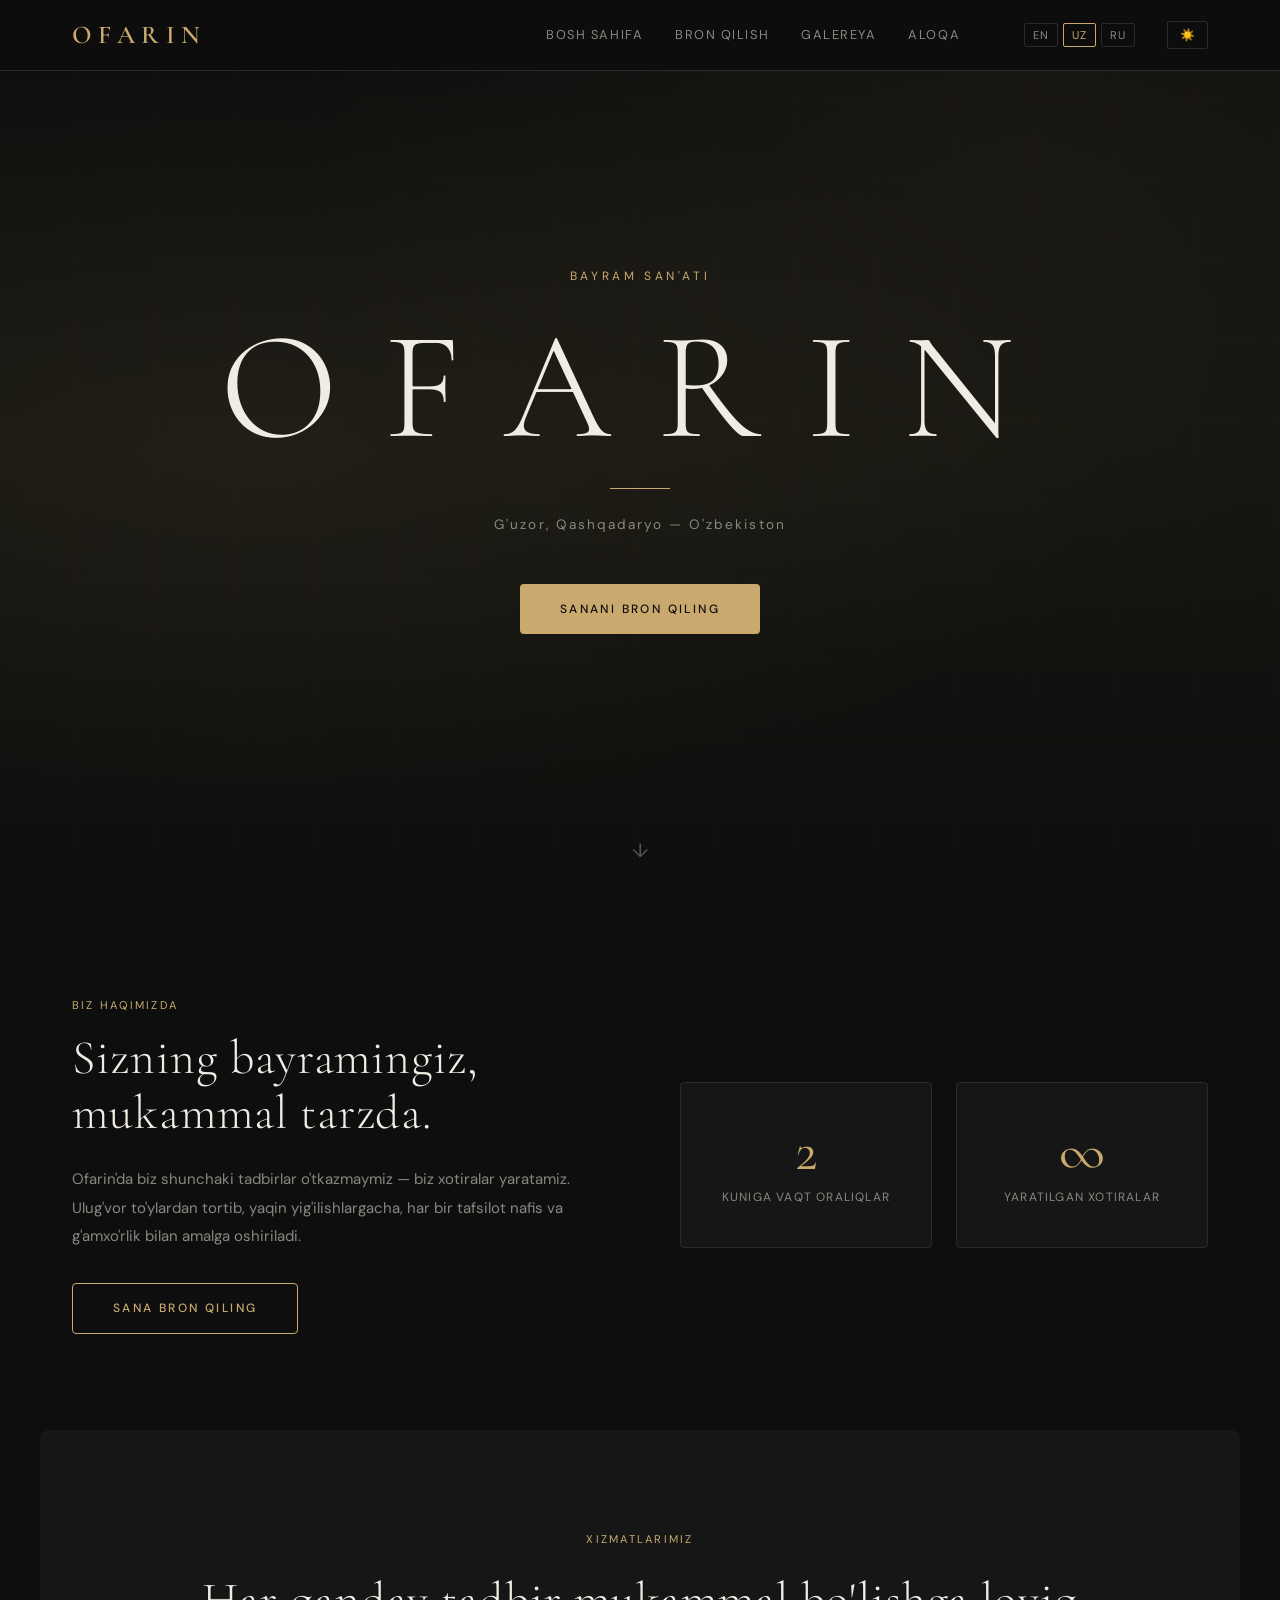
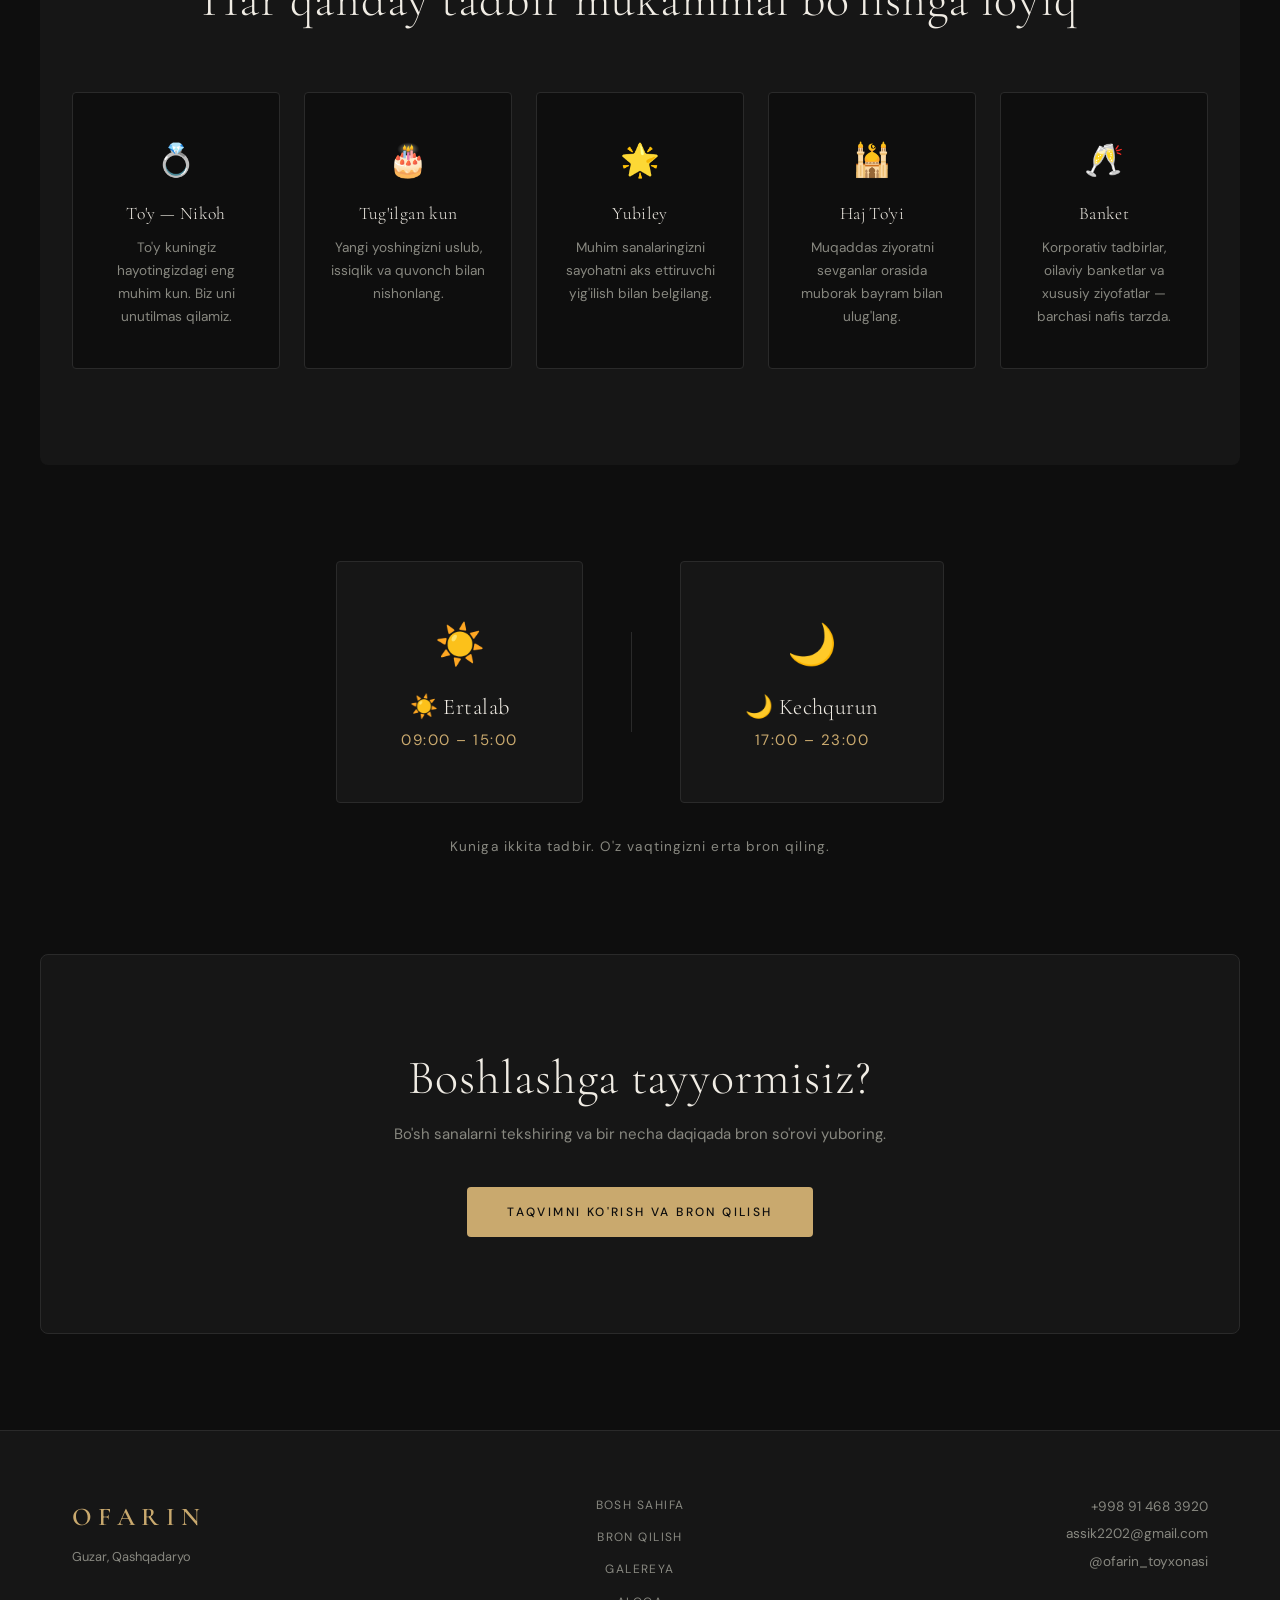
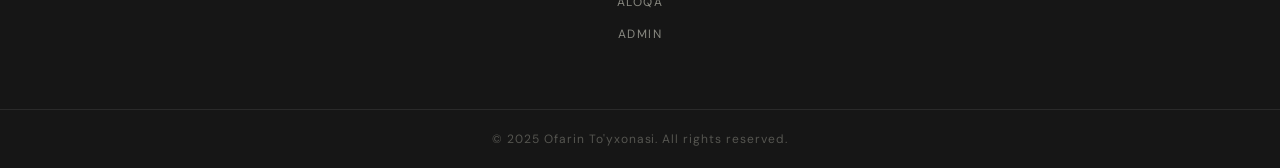
<file: index.html>
<!DOCTYPE html>
<html lang="en">
<head>
  <meta charset="UTF-8" />
  <meta name="viewport" content="width=device-width, initial-scale=1.0"/>
  <title>Ofarin — To'yxona</title>
  <link rel="stylesheet" href="style.css" />
  <link href="https://fonts.googleapis.com/css2?family=Cormorant+Garamond:ital,wght@0,300;0,400;0,600;1,300;1,400&family=DM+Sans:wght@300;400;500&display=swap" rel="stylesheet"/>
</head>
<body>

<!-- NAV -->
<nav id="navbar">
  <div class="nav-inner">
    <a href="index.html" class="logo">OFARIN</a>
    <div class="nav-links">
      <a href="index.html" data-i18n="nav_home">Home</a>
      <a href="booking.html" data-i18n="nav_booking">Booking</a>
      <a href="gallery.html" data-i18n="nav_gallery">Gallery</a>
      <a href="contact.html" data-i18n="nav_contact">Contact</a>
    </div>
    <div class="lang-switcher">
      <button onclick="setLang('en')" id="lang-en">EN</button>
      <button onclick="setLang('uz')" id="lang-uz">UZ</button>
      <button onclick="setLang('ru')" id="lang-ru">RU</button>
    </div>
    <button id="themeToggle" class="theme-toggle" onclick="toggleTheme()">🌙</button>
    <button class="burger" onclick="toggleMenu()">&#9776;</button>
  </div>
  <div class="mobile-menu" id="mobileMenu">
    <a href="index.html" data-i18n="nav_home">Home</a>
    <a href="booking.html" data-i18n="nav_booking">Booking</a>
    <a href="gallery.html" data-i18n="nav_gallery">Gallery</a>
    <a href="contact.html" data-i18n="nav_contact">Contact</a>
    <div class="lang-switcher mt">
      <button onclick="setLang('en')">EN</button>
      <button onclick="setLang('uz')">UZ</button>
      <button onclick="setLang('ru')">RU</button>
    </div>
    <button id="themeToggleMobile" class="theme-toggle mobile" onclick="toggleTheme()">🌙</button>
  </div>
</nav>

<!-- HERO -->
<section class="hero">
  <div class="hero-bg"></div>
  <div class="hero-content">
    <p class="hero-tagline" data-i18n="hero_tagline">The art of celebration</p>
    <h1 class="hero-title">OFARIN</h1>
    <p class="hero-sub" data-i18n="hero_sub">Guzar, Qashqadaryo — Uzbekistan</p>
    <a href="booking.html" class="btn-primary" data-i18n="hero_cta">Book Your Date</a>
  </div>
  <div class="hero-scroll">↓</div>
</section>

<!-- INTRO -->
<section class="section intro">
  <div class="intro-grid">
    <div class="intro-text">
      <span class="label" data-i18n="intro_label">Who We Are</span>
      <h2 data-i18n="intro_title">Your celebration,<br/>perfectly crafted.</h2>
      <p data-i18n="intro_desc">At Ofarin, we don't just host events — we create memories. From grand weddings to intimate gatherings, every detail is handled with elegance and care.</p>
      <a href="booking.html" class="btn-outline" data-i18n="intro_cta">Reserve a Date</a>
    </div>
    <div class="intro-visual">
      <div class="visual-box">
        <div class="visual-number">2</div>
        <p data-i18n="intro_slots">Time slots per day</p>
      </div>
      <div class="visual-box">
        <div class="visual-number">∞</div>
        <p data-i18n="intro_memories">Memories created</p>
      </div>
    </div>
  </div>
</section>

<!-- SERVICES -->
<section class="section services">
  <div class="section-header">
    <span class="label" data-i18n="services_label">What We Offer</span>
    <h2 data-i18n="services_title">Every Occasion Deserves Excellence</h2>
  </div>
  <div class="services-grid">
    <div class="service-card">
      <div class="service-icon">💍</div>
      <h3 data-i18n="s1_title">To'y — Wedding</h3>
      <p data-i18n="s1_desc">Your wedding day is the most important day of your life. We make it unforgettable.</p>
    </div>
    <div class="service-card">
      <div class="service-icon">🎂</div>
      <h3 data-i18n="s2_title">Tug'ilgan kun — Birthday</h3>
      <p data-i18n="s2_desc">Celebrate another year of life with style, warmth, and joy.</p>
    </div>
    <div class="service-card">
      <div class="service-icon">🌟</div>
      <h3 data-i18n="s3_title">Yubiley — Anniversary</h3>
      <p data-i18n="s3_desc">Mark your milestones with a gathering that reflects your journey.</p>
    </div>
    <div class="service-card">
      <div class="service-icon">🕌</div>
      <h3 data-i18n="s4_title">Haj To'yi</h3>
      <p data-i18n="s4_desc">Honor the sacred pilgrimage with a blessed celebration among loved ones.</p>
    </div>
    <div class="service-card">
      <div class="service-icon">🥂</div>
      <h3 data-i18n="s5_title">Banket — Banquet</h3>
      <p data-i18n="s5_desc">Corporate events, family banquets, and private parties — all handled with grace.</p>
    </div>
  </div>
</section>

<!-- TIME SLOTS -->
<section class="section slots-section">
  <div class="slots-inner">
    <div class="slot-card">
      <div class="slot-time">☀️</div>
      <h3 data-i18n="slot_morning">Morning Session</h3>
      <p data-i18n="slot_morning_time">09:00 – 15:00</p>
    </div>
    <div class="slot-divider"></div>
    <div class="slot-card">
      <div class="slot-time">🌙</div>
      <h3 data-i18n="slot_evening">Evening Session</h3>
      <p data-i18n="slot_evening_time">17:00 – 23:00</p>
    </div>
  </div>
  <p class="slots-note" data-i18n="slots_note">Two celebrations per day. Reserve your preferred time early.</p>
</section>

<!-- QUICK BOOKING CTA -->
<section class="section cta-section">
  <h2 data-i18n="cta_title">Ready to begin?</h2>
  <p data-i18n="cta_desc">Check available dates and submit your booking request in minutes.</p>
  <a href="booking.html" class="btn-primary" data-i18n="cta_btn">View Calendar & Book</a>
</section>

<!-- FOOTER -->
<footer>
  <div class="footer-inner">
    <div class="footer-brand">
      <span class="logo">OFARIN</span>
      <p>Guzar, Qashqadaryo</p>
    </div>
    <div class="footer-links">
      <a href="index.html" data-i18n="nav_home">Home</a>
      <a href="booking.html" data-i18n="nav_booking">Booking</a>
      <a href="gallery.html" data-i18n="nav_gallery">Gallery</a>
      <a href="contact.html" data-i18n="nav_contact">Contact</a>
      <a href="admin.html" data-i18n="nav_admin">Admin</a>
    </div>
    <div class="footer-contact">
      <p>+998 91 468 3920</p>
      <p>assik2202@gmail.com</p>
      <p>@ofarin_toyxonasi</p>
    </div>
  </div>
  <div class="footer-bottom">
    <p>© 2025 Ofarin To'yxonasi. All rights reserved.</p>
  </div>
</footer>

<script src="i18n.js"></script>
<script src="main.js"></script>
</body>
</html>
</file>
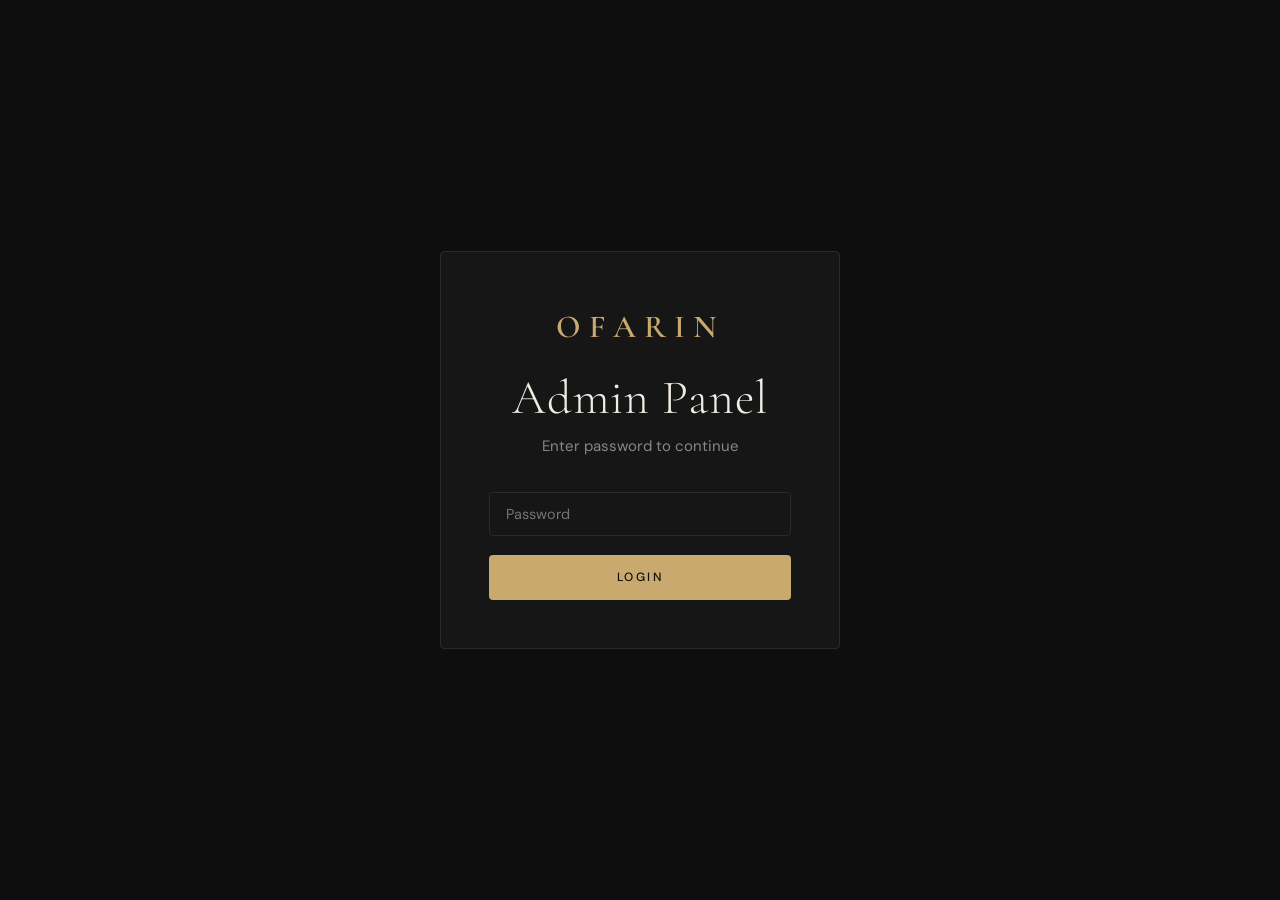
<file: admin.html>
<!DOCTYPE html>
<html lang="en">
<head>
  <meta charset="UTF-8"/>
  <meta name="viewport" content="width=device-width, initial-scale=1.0"/>
  <title>Ofarin — Admin</title>
  <link rel="stylesheet" href="style.css"/>
  <link href="https://fonts.googleapis.com/css2?family=Cormorant+Garamond:ital,wght@0,300;0,400;0,600;1,300;1,400&family=DM+Sans:wght@300;400;500&display=swap" rel="stylesheet"/>
</head>
<body class="admin-body">

<!-- LOGIN SCREEN -->
<div id="loginScreen" class="admin-login">
  <div class="login-box">
    <div class="logo" style="font-size:2rem;margin-bottom:1rem;">OFARIN</div>
    <h2>Admin Panel</h2>
    <p style="color:var(--muted);margin-bottom:2rem;">Enter password to continue</p>
    <div class="form-group">
      <input type="password" id="adminPass" placeholder="Password" onkeydown="if(event.key==='Enter')adminLogin()"/>
    </div>
    <button class="btn-primary full" onclick="adminLogin()">Login</button>
    <div id="loginErr" class="form-msg error" style="display:none">Wrong password.</div>
  </div>
</div>

<!-- ADMIN DASHBOARD -->
<div id="adminDash" style="display:none">

  <nav id="navbar" style="position:relative">
    <div class="nav-inner">
      <a href="index.html" class="logo">OFARIN</a>
      <span style="color:var(--muted);font-family:var(--font-body)">Admin Dashboard</span>
      <button id="themeToggle" class="theme-toggle" onclick="toggleTheme()">🌙</button>
      <button class="btn-outline" onclick="adminLogout()" style="padding:0.4rem 1rem">Logout</button>
    </div>
  </nav>

  <div class="admin-layout">

    <!-- SIDEBAR -->
    <aside class="admin-sidebar">
      <button class="admin-tab-btn active" onclick="showTab('bookings')">📋 Bookings</button>
      <button class="admin-tab-btn" onclick="showTab('contacts')">💬 Messages</button>
      <button class="admin-tab-btn" onclick="showTab('media')">🖼️ Media</button>
    </aside>

    <!-- CONTENT -->
    <main class="admin-main">

      <!-- BOOKINGS TAB -->
      <div id="tab-bookings" class="admin-tab">
        <div class="admin-tab-header">
          <h2>Booking Requests</h2>
          <button class="btn-outline" onclick="clearBookings()">Clear All</button>
        </div>
        <div id="bookingsList"></div>
      </div>

      <!-- CONTACTS TAB -->
      <div id="tab-contacts" class="admin-tab" style="display:none">
        <div class="admin-tab-header">
          <h2>Contact Messages</h2>
          <button class="btn-outline" onclick="clearContacts()">Clear All</button>
        </div>
        <div id="contactsList"></div>
      </div>

      <!-- MEDIA TAB -->
      <div id="tab-media" class="admin-tab" style="display:none">
        <div class="admin-tab-header">
          <h2>Media Upload</h2>
        </div>
        <div class="media-upload-area">
          <label class="upload-label" for="mediaInput">
            <div class="upload-icon">📁</div>
            <p>Click to upload photos or videos</p>
            <p style="font-size:0.8rem;color:var(--muted)">JPG, PNG, MP4, MOV supported</p>
          </label>
          <input type="file" id="mediaInput" multiple accept="image/*,video/*" onchange="handleMediaUpload(event)" style="display:none"/>
        </div>
        <div class="media-grid" id="adminMediaGrid"></div>
      </div>

    </main>
  </div>
</div>

<script src="i18n.js"></script>
<script src="main.js"></script>
<script src="admin.js"></script>
</body>
</html>
</file>
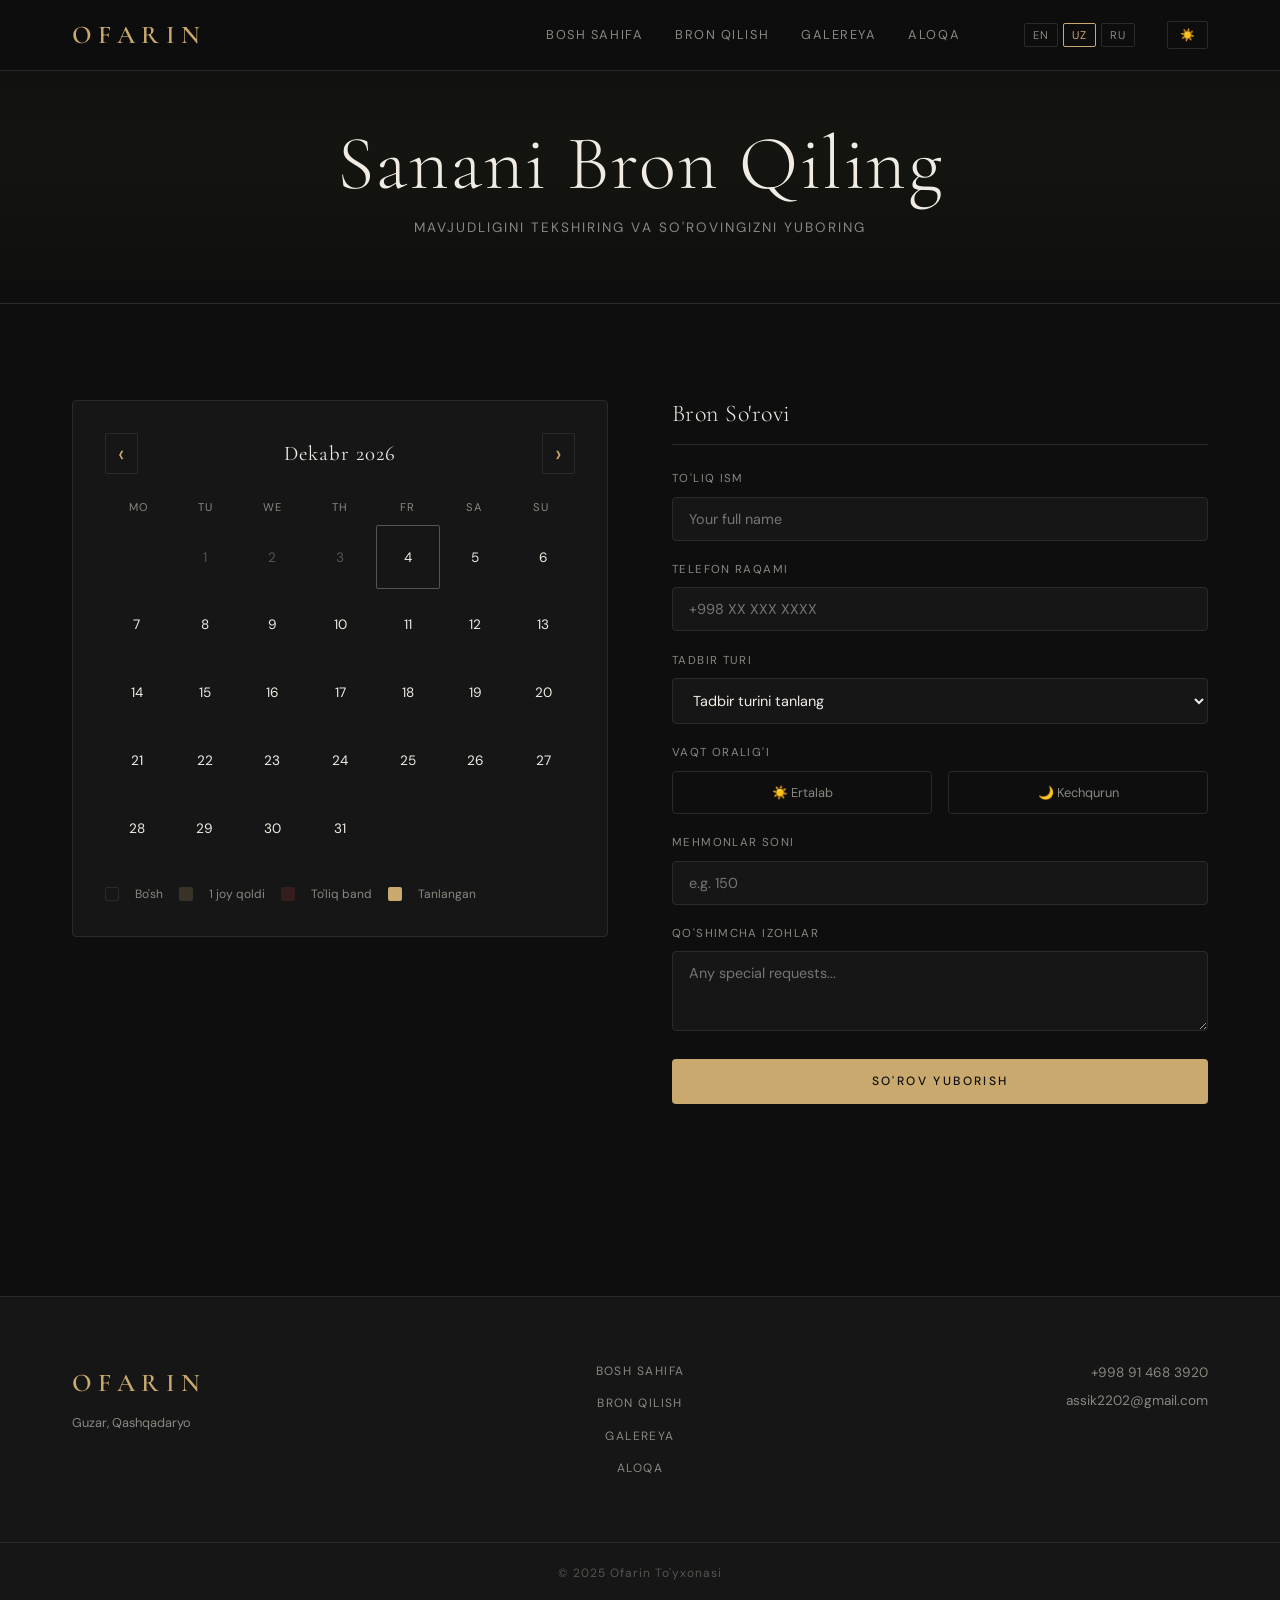
<file: booking.html>
<!DOCTYPE html>
<html lang="en">
<head>
  <meta charset="UTF-8"/>
  <meta name="viewport" content="width=device-width, initial-scale=1.0"/>
  <title>Ofarin — Booking</title>
  <link rel="stylesheet" href="style.css"/>
  <link href="https://fonts.googleapis.com/css2?family=Cormorant+Garamond:ital,wght@0,300;0,400;0,600;1,300;1,400&family=DM+Sans:wght@300;400;500&display=swap" rel="stylesheet"/>
</head>
<body>

<nav id="navbar">
  <div class="nav-inner">
    <a href="index.html" class="logo">OFARIN</a>
    <div class="nav-links">
      <a href="index.html" data-i18n="nav_home">Home</a>
      <a href="booking.html" data-i18n="nav_booking">Booking</a>
      <a href="gallery.html" data-i18n="nav_gallery">Gallery</a>
      <a href="contact.html" data-i18n="nav_contact">Contact</a>
    </div>
    <div class="lang-switcher">
      <button onclick="setLang('en')" id="lang-en">EN</button>
      <button onclick="setLang('uz')" id="lang-uz">UZ</button>
      <button onclick="setLang('ru')" id="lang-ru">RU</button>
    </div>
    <button id="themeToggle" class="theme-toggle" onclick="toggleTheme()">🌙</button>
    <button class="burger" onclick="toggleMenu()">&#9776;</button>
  </div>
  <div class="mobile-menu" id="mobileMenu">
    <a href="index.html" data-i18n="nav_home">Home</a>
    <a href="booking.html" data-i18n="nav_booking">Booking</a>
    <a href="gallery.html" data-i18n="nav_gallery">Gallery</a>
    <a href="contact.html" data-i18n="nav_contact">Contact</a>
    <div class="lang-switcher mt">
      <button onclick="setLang('en')">EN</button>
      <button onclick="setLang('uz')">UZ</button>
      <button onclick="setLang('ru')">RU</button>
    </div>
    <button id="themeToggleMobile" class="theme-toggle mobile" onclick="toggleTheme()">🌙</button>
  </div>
</nav>

<div class="page-hero-small">
  <h1 data-i18n="booking_title">Book Your Date</h1>
  <p data-i18n="booking_sub">Check availability and submit your request</p>
</div>

<section class="section booking-section">
  <div class="booking-layout">

    <!-- CALENDAR -->
    <div class="calendar-wrap">
      <div class="calendar-header">
        <button onclick="prevMonth()">‹</button>
        <span id="calMonthYear"></span>
        <button onclick="nextMonth()">›</button>
      </div>
      <div class="calendar-weekdays">
        <span>Mo</span><span>Tu</span><span>We</span><span>Th</span><span>Fr</span><span>Sa</span><span>Su</span>
      </div>
      <div class="calendar-grid" id="calGrid"></div>
      <div class="calendar-legend">
        <span class="leg free"></span><span data-i18n="leg_free">Available</span>
        <span class="leg half"></span><span data-i18n="leg_half">1 slot left</span>
        <span class="leg full"></span><span data-i18n="leg_full">Fully booked</span>
        <span class="leg selected"></span><span data-i18n="leg_selected">Selected</span>
      </div>
    </div>

    <!-- FORM -->
    <div class="booking-form-wrap">
      <h3 data-i18n="form_title">Request a Booking</h3>
      <div id="selectedDateDisplay" class="selected-date-display" style="display:none"></div>

      <div class="form-group">
        <label data-i18n="form_name">Full Name</label>
        <input type="text" id="f_name" placeholder="Your full name"/>
      </div>
      <div class="form-group">
        <label data-i18n="form_phone">Phone Number</label>
        <input type="tel" id="f_phone" placeholder="+998 XX XXX XXXX"/>
      </div>
      <div class="form-group">
        <label data-i18n="form_event">Event Type</label>
        <select id="f_event">
          <option value="" data-i18n="form_event_placeholder">Select event type</option>
          <option value="wedding" data-i18n="s1_title">To'y — Wedding</option>
          <option value="birthday" data-i18n="s2_title">Tug'ilgan kun — Birthday</option>
          <option value="yubiley" data-i18n="s3_title">Yubiley — Anniversary</option>
          <option value="haj" data-i18n="s4_title">Haj To'yi</option>
          <option value="banket" data-i18n="s5_title">Banket — Banquet</option>
        </select>
      </div>
      <div class="form-group">
        <label data-i18n="form_slot">Time Slot</label>
        <div class="slot-picker">
          <button class="slot-btn" id="slot-morning" onclick="selectSlot('morning')" data-i18n="slot_morning">☀️ Morning (09:00–15:00)</button>
          <button class="slot-btn" id="slot-evening" onclick="selectSlot('evening')" data-i18n="slot_evening">🌙 Evening (17:00–23:00)</button>
        </div>
      </div>
      <div class="form-group">
        <label data-i18n="form_guests">Number of Guests</label>
        <input type="number" id="f_guests" placeholder="e.g. 150" min="10"/>
      </div>
      <div class="form-group">
        <label data-i18n="form_note">Additional Notes</label>
        <textarea id="f_note" rows="3" placeholder="Any special requests..."></textarea>
      </div>
      <button class="btn-primary full" onclick="submitBooking()" data-i18n="form_submit">Submit Request</button>
      <div id="formMsg" class="form-msg" style="display:none"></div>
    </div>

  </div>
</section>

<footer>
  <div class="footer-inner">
    <div class="footer-brand">
      <span class="logo">OFARIN</span>
      <p>Guzar, Qashqadaryo</p>
    </div>
    <div class="footer-links">
      <a href="index.html" data-i18n="nav_home">Home</a>
      <a href="booking.html" data-i18n="nav_booking">Booking</a>
      <a href="gallery.html" data-i18n="nav_gallery">Gallery</a>
      <a href="contact.html" data-i18n="nav_contact">Contact</a>
    </div>
    <div class="footer-contact">
      <p>+998 91 468 3920</p>
      <p>assik2202@gmail.com</p>
    </div>
  </div>
  <div class="footer-bottom"><p>© 2025 Ofarin To'yxonasi</p></div>
</footer>

<script src="i18n.js"></script>
<script src="main.js"></script>
<script src="booking.js"></script>
</body>
</html>
</file>
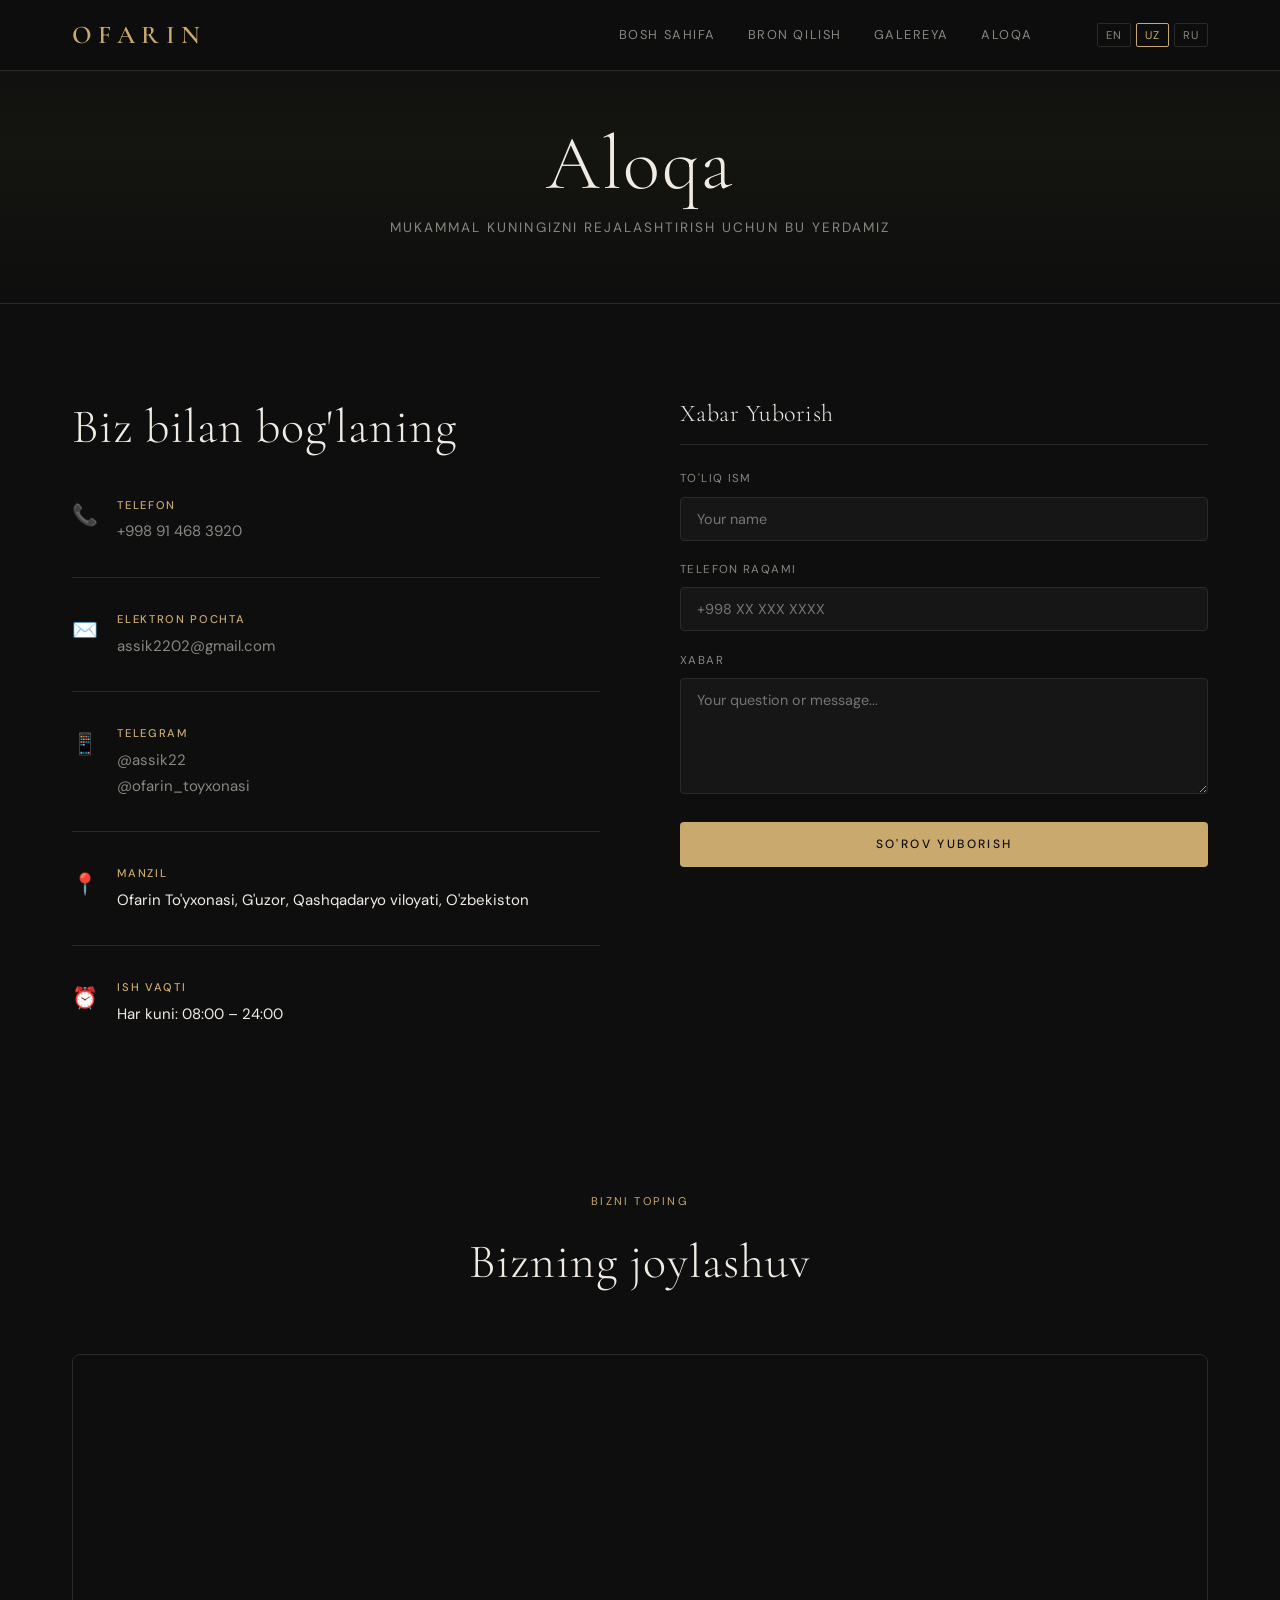
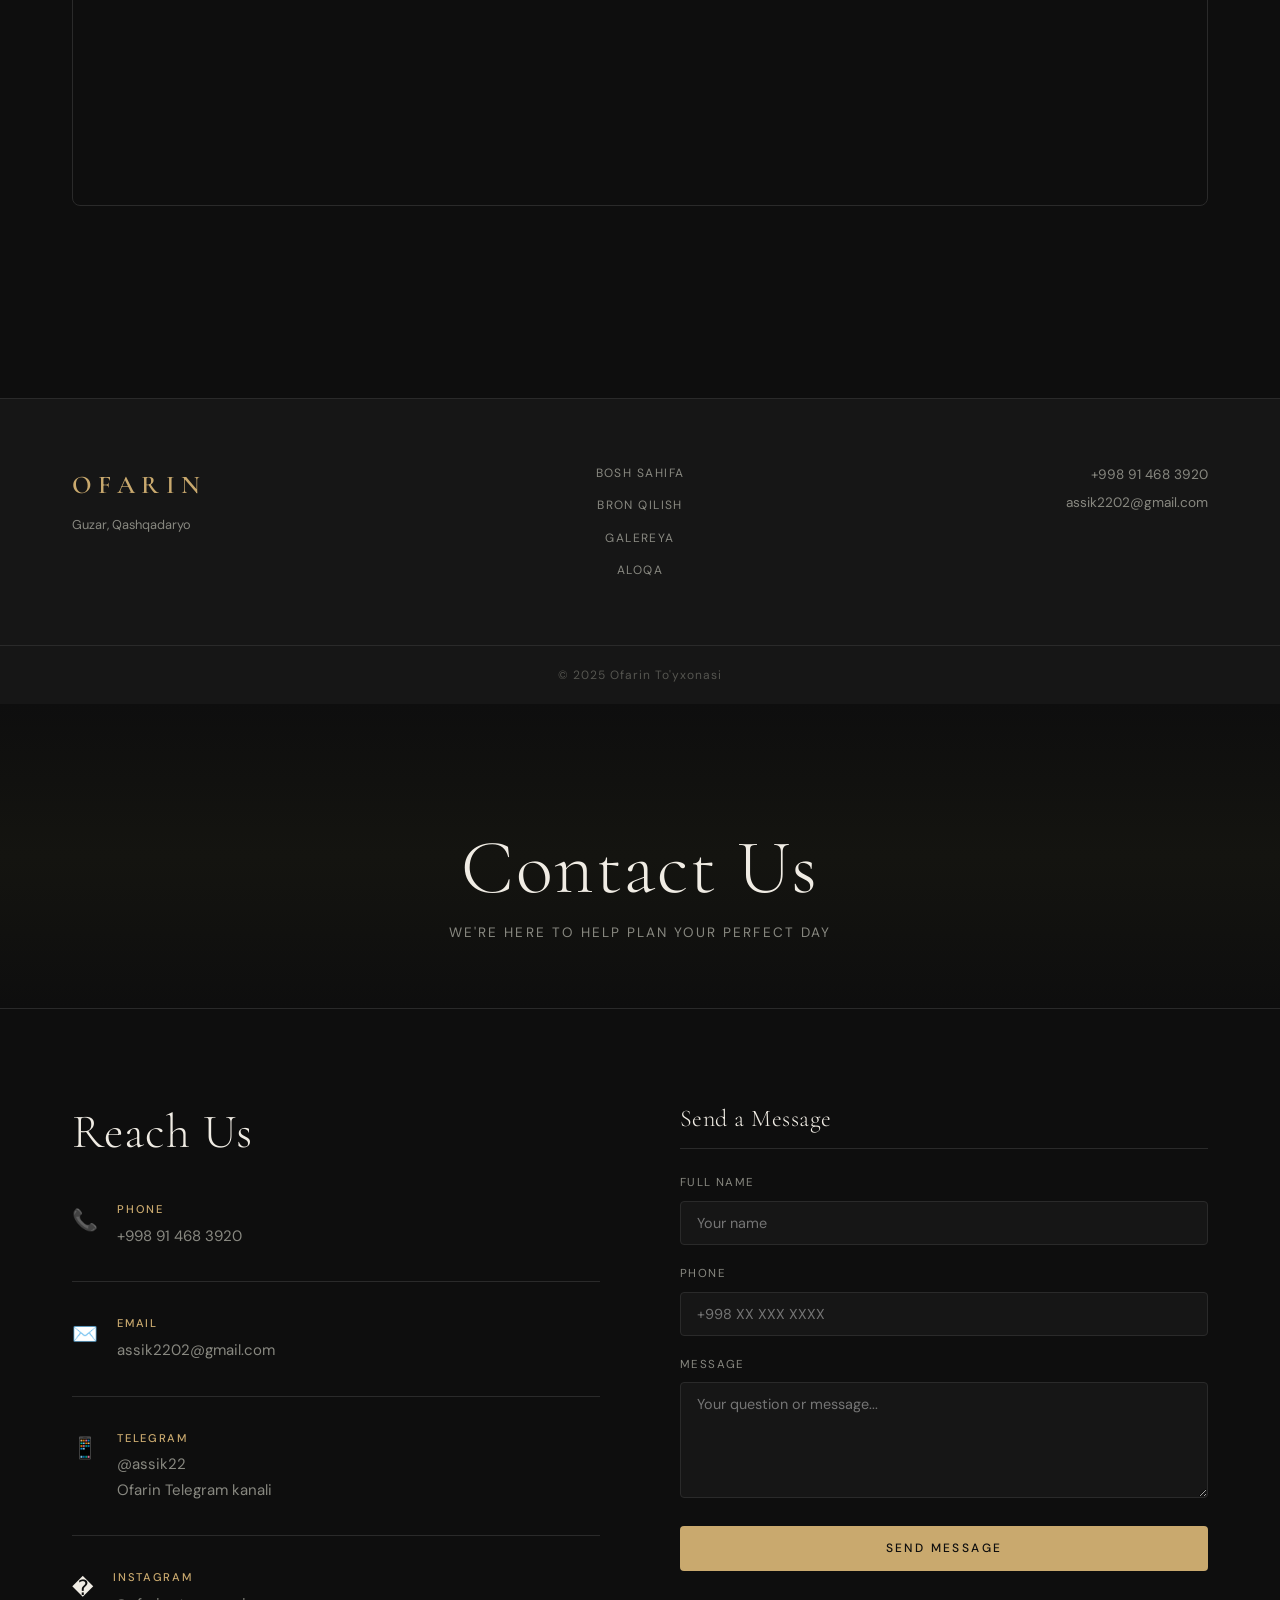
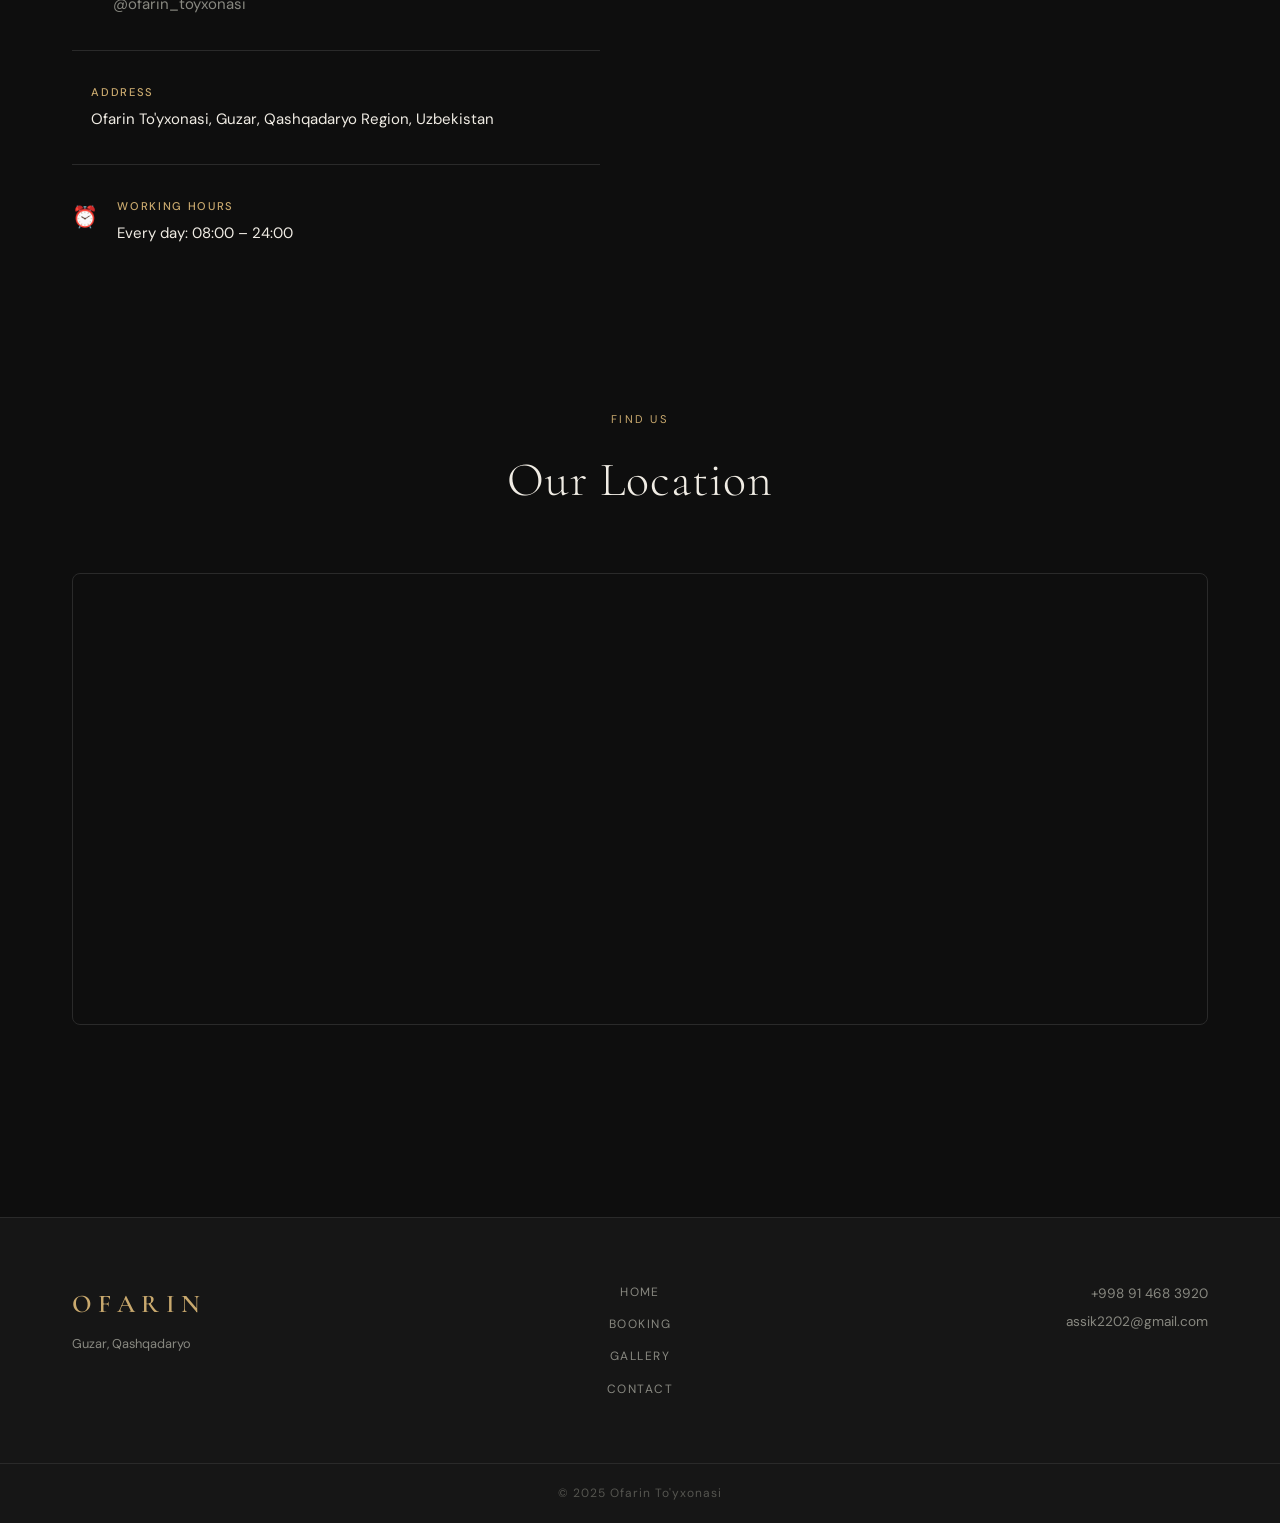
<file: contact.html>
<!DOCTYPE html>
<html lang="en">
<head>
  <meta charset="UTF-8"/>
  <meta name="viewport" content="width=device-width, initial-scale=1.0"/>
  <title>Ofarin — Contact</title>
  <link rel="stylesheet" href="style.css"/>
  <link href="https://fonts.googleapis.com/css2?family=Cormorant+Garamond:ital,wght@0,300;0,400;0,600;1,300;1,400&family=DM+Sans:wght@300;400;500&display=swap" rel="stylesheet"/>
</head>
<body>

<nav id="navbar">
  <div class="nav-inner">
    <a href="index.html" class="logo">OFARIN</a>
    <div class="nav-links">
      <a href="index.html" data-i18n="nav_home">Home</a>
      <a href="booking.html" data-i18n="nav_booking">Booking</a>
      <a href="gallery.html" data-i18n="nav_gallery">Gallery</a>
      <a href="contact.html" data-i18n="nav_contact">Contact</a>
    </div>
    <div class="lang-switcher">
      <button onclick="setLang('en')" id="lang-en">EN</button>
      <button onclick="setLang('uz')" id="lang-uz">UZ</button>
      <button onclick="setLang('ru')" id="lang-ru">RU</button>
    </div>
    <button class="burger" onclick="toggleMenu()">&#9776;</button>
  </div>
  <div class="mobile-menu" id="mobileMenu">
    <a href="index.html" data-i18n="nav_home">Home</a>
    <a href="booking.html" data-i18n="nav_booking">Booking</a>
    <a href="gallery.html" data-i18n="nav_gallery">Gallery</a>
    <a href="contact.html" data-i18n="nav_contact">Contact</a>
    <div class="lang-switcher mt">
      <button onclick="setLang('en')">EN</button>
      <button onclick="setLang('uz')">UZ</button>
      <button onclick="setLang('ru')">RU</button>
    </div>
  </div>
</nav>

<div class="page-hero-small">
  <h1 data-i18n="contact_title">Contact Us</h1>
  <p data-i18n="contact_sub">We're here to help plan your perfect day</p>
</div>

<section class="section contact-section">
  <div class="contact-layout">
    <div class="contact-info">
      <h2 data-i18n="contact_reach">Reach Us</h2>
      <div class="contact-item">
        <div class="contact-icon">📞</div>
        <div>
          <strong data-i18n="contact_phone_label">Phone</strong>
          <p><a href="tel:+998914683920">+998 91 468 3920</a></p>
        </div>
      </div>
      <div class="contact-item">
        <div class="contact-icon">✉️</div>
        <div>
          <strong data-i18n="contact_email_label">Email</strong>
          <p><a href="mailto:assik2202@gmail.com">assik2202@gmail.com</a></p>
        </div>
      </div>
      <div class="contact-item">
        <div class="contact-icon">📱</div>
        <div>
          <strong>Telegram</strong>
          <p><a href="https://t.me/assik22" target="_blank">@assik22</a></p>
          <p><a href="https://t.me/ofarin_toyxonasi" target="_blank">@ofarin_toyxonasi</a></p>
        </div>
      </div>
      <div class="contact-item">
        <div class="contact-icon">📍</div>
        <div>
          <strong data-i18n="contact_address_label">Address</strong>
          <p data-i18n="contact_address">Ofarin To'yxonasi, Guzar, Qashqadaryo Region, Uzbekistan</p>
        </div>
      </div>
      <div class="contact-item">
        <div class="contact-icon">⏰</div>
        <div>
          <strong data-i18n="contact_hours_label">Working Hours</strong>
          <p data-i18n="contact_hours">Every day: 08:00 – 24:00</p>
        </div>
      </div>
    </div>

    <div class="contact-form-wrap">
      <h3 data-i18n="contact_form_title">Send a Message</h3>
      <div class="form-group">
        <label data-i18n="form_name">Full Name</label>
        <input type="text" id="cf_name" placeholder="Your name"/>
      </div>
      <div class="form-group">
        <label data-i18n="form_phone">Phone</label>
        <input type="tel" id="cf_phone" placeholder="+998 XX XXX XXXX"/>
      </div>
      <div class="form-group">
        <label data-i18n="contact_msg_label">Message</label>
        <textarea id="cf_message" rows="5" placeholder="Your question or message..."></textarea>
      </div>
      <button class="btn-primary full" id="contactBtn" onclick="sendContact()" data-i18n="form_submit">Send Message</button>
      <div id="contactMsg" class="form-msg" style="display:none"></div>
    </div>
  </div>
</section>

<section class="section map-section">
  <div class="section-header">
    <span class="label" data-i18n="map_label">Find Us</span>
    <h2 data-i18n="map_title">Our Location</h2>
  </div>
  <div class="map-container">
    <iframe
      src="https://maps.google.com/maps?q=J6HH%2BHQG+Guzar+Qashqadaryo+Uzbekistan&output=embed&z=15"
      width="100%" height="450" style="border:0;"
      allowfullscreen="" loading="lazy"
      referrerpolicy="no-referrer-when-downgrade">
    </iframe>
  </div>
</section>

<footer>
  <div class="footer-inner">
    <div class="footer-brand"><span class="logo">OFARIN</span><p>Guzar, Qashqadaryo</p></div>
    <div class="footer-links">
      <a href="index.html" data-i18n="nav_home">Home</a>
      <a href="booking.html" data-i18n="nav_booking">Booking</a>
      <a href="gallery.html" data-i18n="nav_gallery">Gallery</a>
      <a href="contact.html" data-i18n="nav_contact">Contact</a>
    </div>
    <div class="footer-contact"><p>+998 91 468 3920</p><p>assik2202@gmail.com</p></div>
  </div>
  <div class="footer-bottom"><p>© 2025 Ofarin To'yxonasi</p></div>
</footer>

<script src="i18n.js"></script>
<script src="main.js"></script>
<script>
const SERVER_URL = 'https://ofarin-backend-1.onrender.com';

async function sendContact() {
  const name    = document.getElementById('cf_name').value.trim();
  const phone   = document.getElementById('cf_phone').value.trim();
  const message = document.getElementById('cf_message').value.trim();
  const msgEl   = document.getElementById('contactMsg');
  const btn     = document.getElementById('contactBtn');
  const lang    = localStorage.getItem('ofarin_lang') || 'uz';

  const errs = { en: 'Please fill in all fields.', uz: 'Barcha maydonlarni to\'ldiring.', ru: 'Заполните все поля.' };
  const oks  = { en: 'Thank you! We will contact you soon.', uz: 'Rahmat! Tez orada bog\'lanamiz.', ru: 'Спасибо! Скоро свяжемся.' };

  if (!name || !phone || !message) {
    msgEl.textContent = errs[lang]; msgEl.className = 'form-msg error'; msgEl.style.display = 'block'; return;
  }

  btn.disabled = true; btn.textContent = '⏳...';

  try {
    const res = await fetch(`${SERVER_URL}/api/contact`, {
      method: 'POST',
      headers: { 'Content-Type': 'application/json' },
      body: JSON.stringify({ name, phone, message })
    });
    const data = await res.json();
    if (res.ok) {
      msgEl.textContent = oks[lang]; msgEl.className = 'form-msg success'; msgEl.style.display = 'block';
      document.getElementById('cf_name').value = '';
      document.getElementById('cf_phone').value = '';
      document.getElementById('cf_message').value = '';
      setTimeout(() => { msgEl.style.display = 'none'; }, 6000);
    } else {
      msgEl.textContent = data.error || errs[lang]; msgEl.className = 'form-msg error'; msgEl.style.display = 'block';
    }
  } catch(e) {
    msgEl.textContent = 'Xatolik yuz berdi. Qayta urinib ko\'ring.'; msgEl.className = 'form-msg error'; msgEl.style.display = 'block';
  }

  btn.disabled = false; btn.textContent = oks[lang].split('!')[0];
}
</script>
</body>
</html></nav>

<div class="page-hero-small">
  <h1 data-i18n="contact_title">Contact Us</h1>
  <p data-i18n="contact_sub">We're here to help plan your perfect day</p>
</div>

<section class="section contact-section">
  <div class="contact-layout">

    <div class="contact-info">
      <h2 data-i18n="contact_reach">Reach Us</h2>

      <div class="contact-item">
        <div class="contact-icon">📞</div>
        <div>
          <strong data-i18n="contact_phone_label">Phone</strong>
          <p><a href="tel:+998914683920">+998 91 468 3920</a></p>
        </div>
      </div>

      <div class="contact-item">
        <div class="contact-icon">✉️</div>
        <div>
          <strong data-i18n="contact_email_label">Email</strong>
          <p><a href="mailto:assik2202@gmail.com">assik2202@gmail.com</a></p>
        </div>
      </div>

      <div class="contact-item">
        <div class="contact-icon">📱</div>
        <div>
          <strong>Telegram</strong>
          <p><a href="https://t.me/assik22" target="_blank">@assik22</a></p>
          <p><a href="https://t.me/@ofarintuyxonasii" target="_blank">Ofarin Telegram kanali</a></p>
        </div>
      </div>

      <div class="contact-item">
        <div class="contact-icon">�</div>
        <div>
          <strong>Instagram</strong>
          <p><a href="https://www.instagram.com/ofarin_restaurant" target="_blank">@ofarin_toyxonasi</a></p>
        </div>
      </div>

      <div class="contact-item">
        <div class="contact-icon"></div>
        <div>
          <strong data-i18n="contact_address_label">Address</strong>
          <p data-i18n="contact_address">Ofarin To'yxonasi, Guzar, Qashqadaryo Region, Uzbekistan</p>
        </div>
      </div>

      <div class="contact-item">
        <div class="contact-icon">⏰</div>
        <div>
          <strong data-i18n="contact_hours_label">Working Hours</strong>
          <p data-i18n="contact_hours">Every day: 08:00 – 24:00</p>
        </div>
      </div>
    </div>

    <!-- CONTACT FORM -->
    <div class="contact-form-wrap">
      <h3 data-i18n="contact_form_title">Send a Message</h3>
      <div class="form-group">
        <label data-i18n="form_name">Full Name</label>
        <input type="text" id="cf_name" placeholder="Your name"/>
      </div>
      <div class="form-group">
        <label data-i18n="form_phone">Phone</label>
        <input type="tel" id="cf_phone" placeholder="+998 XX XXX XXXX"/>
      </div>
      <div class="form-group">
        <label data-i18n="contact_msg_label">Message</label>
        <textarea id="cf_message" rows="5" placeholder="Your question or message..."></textarea>
      </div>
      <button class="btn-primary full" onclick="sendContact()" data-i18n="form_submit">Send Message</button>
      <div id="contactMsg" class="form-msg" style="display:none"></div>
    </div>

  </div>
</section>

<!-- MAP -->
<section class="section map-section">
  <div class="section-header">
    <span class="label" data-i18n="map_label">Find Us</span>
    <h2 data-i18n="map_title">Our Location</h2>
  </div>
  <div class="map-container">
    <iframe
      src="https://maps.google.com/maps?q=J6HH%2BHQG+Guzar+Qashqadaryo+Uzbekistan&output=embed&z=15"
      width="100%"
      height="450"
      style="border:0;"
      allowfullscreen=""
      loading="lazy"
      referrerpolicy="no-referrer-when-downgrade">
    </iframe>
  </div>
</section>

<footer>
  <div class="footer-inner">
    <div class="footer-brand"><span class="logo">OFARIN</span><p>Guzar, Qashqadaryo</p></div>
    <div class="footer-links">
      <a href="index.html" data-i18n="nav_home">Home</a>
      <a href="booking.html" data-i18n="nav_booking">Booking</a>
      <a href="gallery.html" data-i18n="nav_gallery">Gallery</a>
      <a href="contact.html" data-i18n="nav_contact">Contact</a>
    </div>
    <div class="footer-contact"><p>+998 91 468 3920</p><p>assik2202@gmail.com</p></div>
  </div>
  <div class="footer-bottom"><p>© 2025 Ofarin To'yxonasi</p></div>
</footer>

<script src="i18n.js"></script>
<script src="main.js"></script>
<script>
function sendContact() {
  const name = document.getElementById('cf_name').value.trim();
  const phone = document.getElementById('cf_phone').value.trim();
  const msg = document.getElementById('cf_message').value.trim();
  const msgEl = document.getElementById('contactMsg');
  const lang = localStorage.getItem('ofarin_lang') || 'en';
  const msgs = {
    en: { err: 'Please fill in all fields.', ok: 'Thank you! We will contact you soon.' },
    uz: { err: 'Iltimos, barcha maydonlarni to\'ldiring.', ok: 'Rahmat! Tez orada siz bilan bog\'lanamiz.' },
    ru: { err: 'Пожалуйста, заполните все поля.', ok: 'Спасибо! Мы скоро свяжемся с вами.' }
  };
  if (!name || !phone || !msg) {
    msgEl.textContent = msgs[lang].err;
    msgEl.className = 'form-msg error';
    msgEl.style.display = 'block';
    return;
  }
  // Save to localStorage
  const contacts = JSON.parse(localStorage.getItem('ofarin_contacts') || '[]');
  contacts.push({ name, phone, message: msg, date: new Date().toISOString() });
  localStorage.setItem('ofarin_contacts', JSON.stringify(contacts));
  msgEl.textContent = msgs[lang].ok;
  msgEl.className = 'form-msg success';
  msgEl.style.display = 'block';
  document.getElementById('cf_name').value = '';
  document.getElementById('cf_phone').value = '';
  document.getElementById('cf_message').value = '';
}
</script>
</body>
</html>
</file>
<file: style.css>
/* ===========================
   OFARIN — style.css
   Modern Minimal + Elegant
   =========================== */

@import url('https://fonts.googleapis.com/css2?family=Cormorant+Garamond:ital,wght@0,300;0,400;0,600;1,300;1,400&family=DM+Sans:wght@300;400;500&display=swap');

:root {
  --bg: #0e0e0e;
  --surface: #161616;
  --surface2: #1f1f1f;
  --border: #2a2a2a;
  --gold: #c9a96e;
  --gold-light: #e8c98a;
  --text: #f0ece4;
  --muted: #888880;
  --muted2: #555550;
  --white: #ffffff;
  --hero-start: #0e0e0e;
  --hero-mid: #141410;
  --hero-end: #0e0e0e;
  --font-display: 'Cormorant Garamond', serif;
  --font-body: 'DM Sans', sans-serif;
  --radius: 4px;
  --transition: 0.3s ease;
}

body.light-theme {
  color: #1d1b18;
}

body.light-theme {
  --bg: #f7f5f0;
  --surface: #ffffff;
  --surface2: #f4f1e9;
  --border: #dcd3c4;
  --gold: #ae8a4b;
  --gold-light: #d9b86c;
  --text: #1d1b18;
  --muted: #72706a;
  --muted2: #99938a;
  --hero-start: #f7f5f0;
  --hero-mid: #f2ede4;
  --hero-end: #f7f5f0;
}

*, *::before, *::after { box-sizing: border-box; margin: 0; padding: 0; }

html { scroll-behavior: smooth; }

body {
  background: var(--bg);
  color: var(--text);
  font-family: var(--font-body);
  font-size: 15px;
  line-height: 1.7;
  -webkit-font-smoothing: antialiased;
}

a { color: inherit; text-decoration: none; }
img { max-width: 100%; display: block; }
button { cursor: pointer; border: none; background: none; font-family: var(--font-body); }

/* ===== TYPOGRAPHY ===== */
h1, h2, h3, h4 {
  font-family: var(--font-display);
  font-weight: 300;
  line-height: 1.15;
  letter-spacing: 0.02em;
}
h1 { font-size: clamp(2.5rem, 6vw, 5rem); }
h2 { font-size: clamp(1.8rem, 4vw, 3rem); }
h3 { font-size: clamp(1.2rem, 2.5vw, 1.8rem); }

.label {
  display: inline-block;
  font-family: var(--font-body);
  font-size: 0.7rem;
  letter-spacing: 0.2em;
  text-transform: uppercase;
  color: var(--gold);
  margin-bottom: 1rem;
}

/* ===== NAVBAR ===== */
#navbar {
  position: fixed;
  top: 0; left: 0; right: 0;
  z-index: 1000;
  background: rgba(14,14,14,0.92);
  backdrop-filter: blur(12px);
  border-bottom: 1px solid var(--border);
  transition: var(--transition);
}
.nav-inner {
  max-width: 1200px;
  margin: 0 auto;
  padding: 0 2rem;
  height: 70px;
  display: flex;
  align-items: center;
  gap: 2rem;
}
.logo {
  font-family: var(--font-display);
  font-size: 1.6rem;
  font-weight: 600;
  letter-spacing: 0.25em;
  color: var(--gold);
  flex-shrink: 0;
}
.nav-links {
  display: flex;
  gap: 2rem;
  margin-left: auto;
}
.nav-links a {
  font-size: 0.8rem;
  letter-spacing: 0.12em;
  text-transform: uppercase;
  color: var(--muted);
  transition: color var(--transition);
}
.nav-links a:hover { color: var(--text); }
.lang-switcher {
  display: flex;
  gap: 0.3rem;
  margin-left: 2rem;
}
.lang-switcher button {
  font-size: 0.7rem;
  letter-spacing: 0.1em;
  color: var(--muted);
  padding: 0.25rem 0.5rem;
  border: 1px solid var(--border);
  border-radius: 2px;
  transition: var(--transition);
  font-family: var(--font-body);
}
.lang-switcher button:hover,
.lang-switcher button.active { color: var(--gold); border-color: var(--gold); }
.burger {
  display: none;
  font-size: 1.3rem;
  color: var(--text);
  margin-left: auto;
}
.mobile-menu {
  display: none;
  flex-direction: column;
  padding: 1rem 2rem 1.5rem;
  gap: 1rem;
  background: var(--surface);
  border-top: 1px solid var(--border);
}
.mobile-menu.open { display: flex; }
.mobile-menu a {
  font-size: 0.85rem;
  letter-spacing: 0.1em;
  text-transform: uppercase;
  color: var(--muted);
}
.mt { margin-top: 0.5rem; }

/* ===== SECTIONS ===== */
.section {
  max-width: 1200px;
  margin: 0 auto;
  padding: 6rem 2rem;
}
.section-header {
  text-align: center;
  margin-bottom: 4rem;
}
.section-header h2 { margin-top: 0.5rem; }

/* ===== HERO ===== */
.hero {
  position: relative;
  height: 100vh;
  min-height: 600px;
  display: flex;
  align-items: center;
  justify-content: center;
  text-align: center;
  overflow: hidden;
}
.hero-bg {
  position: absolute;
  inset: 0;
  background:
    radial-gradient(ellipse at 20% 50%, rgba(201,169,110,0.07) 0%, transparent 60%),
    radial-gradient(ellipse at 80% 20%, rgba(201,169,110,0.05) 0%, transparent 50%),
    linear-gradient(180deg, var(--hero-start) 0%, var(--hero-mid) 50%, var(--hero-end) 100%);
}
.hero-bg::after {
  content: '';
  position: absolute;
  inset: 0;
  background-image: 
    repeating-linear-gradient(0deg, transparent, transparent 79px, rgba(201,169,110,0.03) 80px),
    repeating-linear-gradient(90deg, transparent, transparent 79px, rgba(201,169,110,0.03) 80px);
}
.hero-content {
  position: relative;
  z-index: 1;
  padding: 0 2rem;
}
.hero-tagline {
  font-size: 0.75rem;
  letter-spacing: 0.3em;
  text-transform: uppercase;
  color: var(--gold);
  margin-bottom: 1.5rem;
  animation: fadeUp 1s ease both;
}
.hero-title {
  font-size: clamp(4rem, 12vw, 10rem);
  font-weight: 300;
  letter-spacing: 0.3em;
  color: var(--text);
  line-height: 1;
  margin-bottom: 1.5rem;
  animation: fadeUp 1s ease 0.2s both;
}
.hero-title::after {
  content: '';
  display: block;
  width: 60px;
  height: 1px;
  background: var(--gold);
  margin: 1.5rem auto 0;
}
.hero-sub {
  font-size: 0.85rem;
  letter-spacing: 0.15em;
  color: var(--muted);
  margin-bottom: 3rem;
  animation: fadeUp 1s ease 0.4s both;
}
.hero-scroll {
  position: absolute;
  bottom: 2rem;
  left: 50%;
  transform: translateX(-50%);
  color: var(--muted2);
  font-size: 1.2rem;
  animation: bounce 2s infinite;
}
@keyframes fadeUp {
  from { opacity: 0; transform: translateY(30px); }
  to { opacity: 1; transform: translateY(0); }
}
@keyframes bounce {
  0%, 100% { transform: translateX(-50%) translateY(0); }
  50% { transform: translateX(-50%) translateY(8px); }
}

.theme-toggle {
  display: inline-flex;
  align-items: center;
  justify-content: center;
  font-size: 0.75rem;
  letter-spacing: 0.1em;
  text-transform: uppercase;
  color: var(--muted);
  padding: 0.3rem 0.7rem;
  border: 1px solid var(--border);
  border-radius: 2px;
  background: transparent;
  transition: var(--transition);
}

.theme-toggle:hover,
.theme-toggle.active {
  color: var(--gold);
  border-color: var(--gold);
}

.theme-toggle.mobile {
  width: 100%;
  justify-content: center;
}

body.light-theme #navbar {
  background: rgba(255,255,255,0.92);
  border-bottom-color: var(--border);
}

body.light-theme .mobile-menu {
  background: var(--surface);
}

body.light-theme .hero-bg {
  background-image:
    repeating-linear-gradient(0deg, transparent, transparent 79px, rgba(201,169,110,0.03) 80px),
    repeating-linear-gradient(90deg, transparent, transparent 79px, rgba(201,169,110,0.03) 80px);
}

/* ===== BUTTONS ===== */
.btn-primary {
  display: inline-block;
  padding: 0.9rem 2.5rem;
  background: var(--gold);
  color: #0e0e0e;
  font-family: var(--font-body);
  font-size: 0.75rem;
  font-weight: 500;
  letter-spacing: 0.2em;
  text-transform: uppercase;
  border-radius: var(--radius);
  transition: var(--transition);
  animation: fadeUp 1s ease 0.6s both;
}
.btn-primary:hover { background: var(--gold-light); transform: translateY(-2px); }
.btn-primary.full { width: 100%; text-align: center; display: block; }
.btn-outline {
  display: inline-block;
  padding: 0.9rem 2.5rem;
  background: transparent;
  color: var(--gold);
  font-family: var(--font-body);
  font-size: 0.75rem;
  font-weight: 500;
  letter-spacing: 0.2em;
  text-transform: uppercase;
  border: 1px solid var(--gold);
  border-radius: var(--radius);
  transition: var(--transition);
}
.btn-outline:hover { background: var(--gold); color: #0e0e0e; }

/* ===== INTRO ===== */
.intro-grid {
  display: grid;
  grid-template-columns: 1fr 1fr;
  gap: 5rem;
  align-items: center;
}
.intro-text .label { display: block; }
.intro-text h2 { margin: 0.5rem 0 1.5rem; }
.intro-text p { color: var(--muted); line-height: 1.9; margin-bottom: 2rem; }
.intro-visual {
  display: grid;
  grid-template-columns: 1fr 1fr;
  gap: 1.5rem;
}
.visual-box {
  background: var(--surface);
  border: 1px solid var(--border);
  border-radius: var(--radius);
  padding: 2.5rem 1.5rem;
  text-align: center;
}
.visual-number {
  font-family: var(--font-display);
  font-size: 3.5rem;
  color: var(--gold);
  line-height: 1;
  margin-bottom: 0.5rem;
}
.visual-box p { font-size: 0.75rem; letter-spacing: 0.1em; color: var(--muted); text-transform: uppercase; }

/* ===== SERVICES ===== */
.services { background: var(--surface); border-radius: 8px; }
.services-grid {
  display: grid;
  grid-template-columns: repeat(auto-fit, minmax(200px, 1fr));
  gap: 1.5rem;
}
.service-card {
  background: var(--bg);
  border: 1px solid var(--border);
  border-radius: var(--radius);
  padding: 2.5rem 1.5rem;
  text-align: center;
  transition: var(--transition);
}
.service-card:hover { border-color: var(--gold); transform: translateY(-4px); }
.service-icon { font-size: 2rem; margin-bottom: 1rem; }
.service-card h3 { font-size: 1.1rem; margin-bottom: 0.75rem; }
.service-card p { font-size: 0.85rem; color: var(--muted); }

/* ===== SLOTS ===== */
.slots-section { text-align: center; }
.slots-inner {
  display: flex;
  align-items: center;
  justify-content: center;
  gap: 3rem;
  margin-bottom: 2rem;
}
.slot-card {
  background: var(--surface);
  border: 1px solid var(--border);
  border-radius: var(--radius);
  padding: 3rem 4rem;
}
.slot-time { font-size: 2.5rem; margin-bottom: 1rem; }
.slot-card h3 { font-size: 1.4rem; margin-bottom: 0.5rem; }
.slot-card p { color: var(--gold); letter-spacing: 0.1em; }
.slot-divider {
  width: 1px;
  height: 100px;
  background: var(--border);
}
.slots-note { color: var(--muted); font-size: 0.85rem; letter-spacing: 0.08em; }

/* ===== CTA ===== */
.cta-section {
  text-align: center;
  background: var(--surface);
  border: 1px solid var(--border);
  border-radius: 8px;
  padding: 6rem 2rem !important;
}
.cta-section h2 { margin-bottom: 1rem; }
.cta-section p { color: var(--muted); margin-bottom: 2.5rem; }
.cta-section .btn-primary { animation: none; }

/* ===== PAGE HERO SMALL ===== */
.page-hero-small {
  padding: 120px 2rem 4rem;
  text-align: center;
  background: linear-gradient(180deg, var(--hero-start) 0%, var(--hero-mid) 50%, var(--hero-end) 100%);
  border-bottom: 1px solid var(--border);
}
.page-hero-small h1 { margin-bottom: 0.5rem; }
.page-hero-small p { color: var(--muted); font-size: 0.85rem; letter-spacing: 0.15em; text-transform: uppercase; }

/* ===== BOOKING ===== */
.booking-layout {
  display: grid;
  grid-template-columns: 1fr 1fr;
  gap: 4rem;
  align-items: start;
}

/* Calendar */
.calendar-wrap {
  background: var(--surface);
  border: 1px solid var(--border);
  border-radius: var(--radius);
  padding: 2rem;
}
.calendar-header {
  display: flex;
  align-items: center;
  justify-content: space-between;
  margin-bottom: 1.5rem;
}
.calendar-header button {
  color: var(--gold);
  font-size: 1.5rem;
  padding: 0.25rem 0.75rem;
  border: 1px solid var(--border);
  border-radius: 2px;
  transition: var(--transition);
}
.calendar-header button:hover { border-color: var(--gold); }
.calendar-header span {
  font-family: var(--font-display);
  font-size: 1.3rem;
  letter-spacing: 0.05em;
}
.calendar-weekdays {
  display: grid;
  grid-template-columns: repeat(7, 1fr);
  text-align: center;
  font-size: 0.7rem;
  letter-spacing: 0.1em;
  color: var(--muted);
  text-transform: uppercase;
  margin-bottom: 0.5rem;
}
.calendar-grid {
  display: grid;
  grid-template-columns: repeat(7, 1fr);
  gap: 4px;
}
.cal-day {
  aspect-ratio: 1;
  display: flex;
  align-items: center;
  justify-content: center;
  font-size: 0.85rem;
  border-radius: 2px;
  cursor: pointer;
  transition: var(--transition);
  border: 1px solid transparent;
  position: relative;
}
.cal-day:hover:not(.empty):not(.past):not(.full) { border-color: var(--gold); color: var(--gold); }
.cal-day.empty { cursor: default; }
.cal-day.past { color: var(--muted2); cursor: default; }
.cal-day.full { background: rgba(180,60,60,0.15); color: #e05555; cursor: not-allowed; }
.cal-day.half { background: rgba(201,169,110,0.1); color: var(--gold-light); }
.cal-day.selected { background: var(--gold); color: #0e0e0e; font-weight: 500; }
.cal-day.today { border-color: var(--muted2); }
.calendar-legend {
  display: flex;
  flex-wrap: wrap;
  gap: 0.5rem 1rem;
  margin-top: 1.5rem;
  font-size: 0.75rem;
  color: var(--muted);
  align-items: center;
}
.leg {
  width: 14px;
  height: 14px;
  border-radius: 2px;
  display: inline-block;
}
.leg.free { border: 1px solid var(--border); }
.leg.half { background: rgba(201,169,110,0.2); }
.leg.full { background: rgba(180,60,60,0.2); }
.leg.selected { background: var(--gold); }

/* Form */
.booking-form-wrap h3 {
  font-size: 1.5rem;
  margin-bottom: 1.5rem;
  padding-bottom: 1rem;
  border-bottom: 1px solid var(--border);
}
.form-group {
  margin-bottom: 1.2rem;
}
.form-group label {
  display: block;
  font-size: 0.72rem;
  letter-spacing: 0.12em;
  text-transform: uppercase;
  color: var(--muted);
  margin-bottom: 0.5rem;
}
.form-group input,
.form-group select,
.form-group textarea {
  width: 100%;
  background: var(--surface);
  border: 1px solid var(--border);
  border-radius: var(--radius);
  padding: 0.75rem 1rem;
  color: var(--text);
  font-family: var(--font-body);
  font-size: 0.9rem;
  transition: border-color var(--transition);
  outline: none;
}
.form-group input:focus,
.form-group select:focus,
.form-group textarea:focus { border-color: var(--gold); }
.form-group select option { background: var(--surface2); }
.form-group textarea { resize: vertical; }
.slot-picker { display: flex; gap: 1rem; }
.slot-btn {
  flex: 1;
  padding: 0.75rem;
  border: 1px solid var(--border);
  border-radius: var(--radius);
  color: var(--muted);
  font-size: 0.8rem;
  text-align: center;
  transition: var(--transition);
  font-family: var(--font-body);
}
.slot-btn:hover { border-color: var(--gold); color: var(--gold); }
.slot-btn.active { border-color: var(--gold); background: rgba(201,169,110,0.1); color: var(--gold); }
.slot-btn.disabled { opacity: 0.35; cursor: not-allowed; pointer-events: none; }
.selected-date-display {
  background: rgba(201,169,110,0.08);
  border: 1px solid rgba(201,169,110,0.3);
  border-radius: var(--radius);
  padding: 0.75rem 1rem;
  font-size: 0.85rem;
  color: var(--gold);
  margin-bottom: 1.5rem;
}
.form-msg {
  margin-top: 1rem;
  padding: 0.75rem 1rem;
  border-radius: var(--radius);
  font-size: 0.85rem;
}
.form-msg.success { background: rgba(80,180,100,0.1); border: 1px solid rgba(80,180,100,0.3); color: #6ddd8a; }
.form-msg.error { background: rgba(180,60,60,0.1); border: 1px solid rgba(180,60,60,0.3); color: #e07070; }

/* ===== GALLERY ===== */
.gallery-tabs {
  display: flex;
  gap: 0.5rem;
  margin-bottom: 3rem;
  justify-content: center;
}
.tab-btn {
  padding: 0.6rem 1.8rem;
  border: 1px solid var(--border);
  border-radius: 2px;
  font-size: 0.75rem;
  letter-spacing: 0.15em;
  text-transform: uppercase;
  color: var(--muted);
  transition: var(--transition);
  font-family: var(--font-body);
}
.tab-btn:hover { border-color: var(--gold); color: var(--gold); }
.tab-btn.active { background: var(--gold); color: #0e0e0e; border-color: var(--gold); }
.gallery-grid {
  display: grid;
  grid-template-columns: repeat(auto-fill, minmax(280px, 1fr));
  gap: 1rem;
}
.gallery-item {
  position: relative;
  aspect-ratio: 4/3;
  overflow: hidden;
  border-radius: var(--radius);
  background: var(--surface);
  border: 1px solid var(--border);
  cursor: pointer;
}
.gallery-item img {
  width: 100%;
  height: 100%;
  object-fit: cover;
  transition: transform 0.5s ease;
}
.gallery-item:hover img { transform: scale(1.05); }
.gallery-item video {
  width: 100%;
  height: 100%;
  object-fit: cover;
}
.gallery-item .media-overlay {
  position: absolute;
  inset: 0;
  background: rgba(0,0,0,0.4);
  display: flex;
  align-items: center;
  justify-content: center;
  opacity: 0;
  transition: var(--transition);
  font-size: 2rem;
}
.gallery-item:hover .media-overlay { opacity: 1; }
.gallery-empty { text-align: center; padding: 4rem; color: var(--muted); font-style: italic; }

/* Lightbox */
.lightbox {
  display: none;
  position: fixed;
  inset: 0;
  background: rgba(0,0,0,0.95);
  z-index: 9999;
  align-items: center;
  justify-content: center;
}
.lightbox.open { display: flex; }
.lightbox img { max-width: 90vw; max-height: 90vh; object-fit: contain; border-radius: var(--radius); }
.lightbox-close {
  position: absolute;
  top: 1.5rem;
  right: 2rem;
  color: var(--text);
  font-size: 1.5rem;
  background: none;
  border: none;
  cursor: pointer;
  opacity: 0.7;
}
.lightbox-close:hover { opacity: 1; }

/* ===== CONTACT ===== */
.contact-layout {
  display: grid;
  grid-template-columns: 1fr 1fr;
  gap: 5rem;
  align-items: start;
}
.contact-info h2 { margin-bottom: 2.5rem; }
.contact-item {
  display: flex;
  gap: 1.2rem;
  align-items: flex-start;
  margin-bottom: 2rem;
  padding-bottom: 2rem;
  border-bottom: 1px solid var(--border);
}
.contact-item:last-child { border-bottom: none; }
.contact-icon { font-size: 1.3rem; margin-top: 0.1rem; flex-shrink: 0; }
.contact-item strong {
  display: block;
  font-size: 0.7rem;
  letter-spacing: 0.15em;
  text-transform: uppercase;
  color: var(--gold);
  margin-bottom: 0.3rem;
  font-family: var(--font-body);
  font-weight: 500;
}
.contact-item a { color: var(--muted); transition: color var(--transition); }
.contact-item a:hover { color: var(--gold); }
.contact-form-wrap h3 { font-size: 1.5rem; margin-bottom: 1.5rem; padding-bottom: 1rem; border-bottom: 1px solid var(--border); }

/* MAP */
.map-section { padding-top: 0 !important; }
.map-container {
  border-radius: 8px;
  overflow: hidden;
  border: 1px solid var(--border);
}
.map-container iframe { display: block; }

/* ===== FOOTER ===== */
footer {
  background: var(--surface);
  border-top: 1px solid var(--border);
  margin-top: 6rem;
}
.footer-inner {
  max-width: 1200px;
  margin: 0 auto;
  padding: 4rem 2rem;
  display: grid;
  grid-template-columns: 1fr auto 1fr;
  gap: 3rem;
  align-items: start;
}
.footer-brand .logo { display: block; margin-bottom: 0.5rem; }
.footer-brand p { font-size: 0.8rem; color: var(--muted); }
.footer-links {
  display: flex;
  flex-direction: column;
  gap: 0.75rem;
  text-align: center;
}
.footer-links a {
  font-size: 0.75rem;
  letter-spacing: 0.12em;
  text-transform: uppercase;
  color: var(--muted);
  transition: color var(--transition);
}
.footer-links a:hover { color: var(--gold); }
.footer-contact { text-align: right; }
.footer-contact p { font-size: 0.85rem; color: var(--muted); margin-bottom: 0.3rem; }
.footer-bottom {
  border-top: 1px solid var(--border);
  text-align: center;
  padding: 1.2rem;
  font-size: 0.75rem;
  color: var(--muted2);
  letter-spacing: 0.08em;
}

/* ===== ADMIN ===== */
.admin-login {
  min-height: 100vh;
  display: flex;
  align-items: center;
  justify-content: center;
  background: var(--bg);
}
.login-box {
  background: var(--surface);
  border: 1px solid var(--border);
  border-radius: var(--radius);
  padding: 3rem;
  width: 100%;
  max-width: 400px;
  text-align: center;
}
.login-box h2 { margin-bottom: 0.5rem; }
.admin-layout {
  display: grid;
  grid-template-columns: 220px 1fr;
  min-height: calc(100vh - 70px);
  max-width: 1200px;
  margin: 0 auto;
  padding: 2rem;
  gap: 2rem;
}
.admin-sidebar {
  display: flex;
  flex-direction: column;
  gap: 0.5rem;
  padding-top: 1rem;
}
.admin-tab-btn {
  text-align: left;
  padding: 0.9rem 1.2rem;
  font-size: 0.85rem;
  color: var(--muted);
  border-radius: var(--radius);
  transition: var(--transition);
  font-family: var(--font-body);
  border: 1px solid transparent;
}
.admin-tab-btn:hover { color: var(--text); background: var(--surface); }
.admin-tab-btn.active { color: var(--gold); background: var(--surface); border-color: var(--border); }
.admin-main { padding: 1rem 0; }
.admin-tab-header {
  display: flex;
  justify-content: space-between;
  align-items: center;
  margin-bottom: 2rem;
  padding-bottom: 1rem;
  border-bottom: 1px solid var(--border);
}
.admin-tab-header h2 { font-size: 1.5rem; }

/* Booking cards in admin */
.booking-card, .contact-card {
  background: var(--surface);
  border: 1px solid var(--border);
  border-radius: var(--radius);
  padding: 1.5rem;
  margin-bottom: 1rem;
}
.booking-card-header {
  display: flex;
  justify-content: space-between;
  align-items: flex-start;
  margin-bottom: 1rem;
}
.booking-card-header h4 { font-size: 1.1rem; }
.booking-status {
  font-size: 0.7rem;
  letter-spacing: 0.1em;
  text-transform: uppercase;
  padding: 0.25rem 0.75rem;
  border-radius: 2px;
  font-family: var(--font-body);
}
.booking-status.pending { background: rgba(201,169,110,0.15); color: var(--gold); border: 1px solid rgba(201,169,110,0.3); }
.booking-status.confirmed { background: rgba(80,180,100,0.1); color: #6ddd8a; border: 1px solid rgba(80,180,100,0.3); }
.booking-status.rejected { background: rgba(180,60,60,0.1); color: #e07070; border: 1px solid rgba(180,60,60,0.3); }
.booking-card-body {
  display: grid;
  grid-template-columns: repeat(auto-fit, minmax(150px, 1fr));
  gap: 0.75rem;
  font-size: 0.82rem;
  color: var(--muted);
}
.booking-card-body span strong {
  display: block;
  font-size: 0.65rem;
  letter-spacing: 0.12em;
  text-transform: uppercase;
  color: var(--muted2);
  margin-bottom: 0.2rem;
}
.booking-card-actions {
  display: flex;
  gap: 0.75rem;
  margin-top: 1rem;
  padding-top: 1rem;
  border-top: 1px solid var(--border);
}
.btn-confirm { padding: 0.5rem 1.2rem; background: rgba(80,180,100,0.15); color: #6ddd8a; border: 1px solid rgba(80,180,100,0.3); border-radius: 2px; font-size: 0.75rem; letter-spacing: 0.1em; font-family: var(--font-body); transition: var(--transition); }
.btn-confirm:hover { background: rgba(80,180,100,0.3); }
.btn-reject { padding: 0.5rem 1.2rem; background: rgba(180,60,60,0.1); color: #e07070; border: 1px solid rgba(180,60,60,0.3); border-radius: 2px; font-size: 0.75rem; letter-spacing: 0.1em; font-family: var(--font-body); transition: var(--transition); }
.btn-reject:hover { background: rgba(180,60,60,0.25); }
.btn-delete { padding: 0.5rem 1.2rem; background: transparent; color: var(--muted2); border: 1px solid var(--border); border-radius: 2px; font-size: 0.75rem; letter-spacing: 0.1em; font-family: var(--font-body); transition: var(--transition); margin-left: auto; }
.btn-delete:hover { color: #e07070; border-color: #e07070; }

/* Media upload in admin */
.upload-label {
  display: block;
  border: 2px dashed var(--border);
  border-radius: var(--radius);
  padding: 3rem;
  text-align: center;
  cursor: pointer;
  transition: var(--transition);
  margin-bottom: 2rem;
}
.upload-label:hover { border-color: var(--gold); }
.upload-icon { font-size: 2.5rem; margin-bottom: 1rem; }
.upload-label p { color: var(--muted); }
.media-grid {
  display: grid;
  grid-template-columns: repeat(auto-fill, minmax(180px, 1fr));
  gap: 1rem;
}
.media-thumb {
  position: relative;
  aspect-ratio: 1;
  border-radius: var(--radius);
  overflow: hidden;
  background: var(--surface);
  border: 1px solid var(--border);
}
.media-thumb img, .media-thumb video { width: 100%; height: 100%; object-fit: cover; }
.media-thumb-delete {
  position: absolute;
  top: 0.5rem;
  right: 0.5rem;
  background: rgba(0,0,0,0.7);
  color: #e07070;
  border: none;
  border-radius: 50%;
  width: 28px;
  height: 28px;
  display: flex;
  align-items: center;
  justify-content: center;
  font-size: 0.75rem;
  cursor: pointer;
  transition: var(--transition);
}
.media-thumb-delete:hover { background: rgba(180,60,60,0.8); color: white; }
.empty-msg { padding: 2rem; text-align: center; color: var(--muted); font-style: italic; }

/* ===== RESPONSIVE ===== */
@media (max-width: 900px) {
  .nav-links { display: none; }
  .lang-switcher { display: none; }
  .burger { display: block; }
  .intro-grid { grid-template-columns: 1fr; gap: 3rem; }
  .booking-layout { grid-template-columns: 1fr; }
  .contact-layout { grid-template-columns: 1fr; }
  .footer-inner { grid-template-columns: 1fr; text-align: center; }
  .footer-contact { text-align: center; }
  .slots-inner { flex-direction: column; gap: 1.5rem; }
  .slot-divider { width: 60px; height: 1px; }
  .admin-layout { grid-template-columns: 1fr; }
  .admin-sidebar { flex-direction: row; overflow-x: auto; }
}

@media (max-width: 600px) {
  .section { padding: 4rem 1.25rem; }
  .services-grid { grid-template-columns: 1fr 1fr; }
  .slot-card { padding: 2rem 2rem; }
  .booking-card-body { grid-template-columns: 1fr 1fr; }
}
</file>
